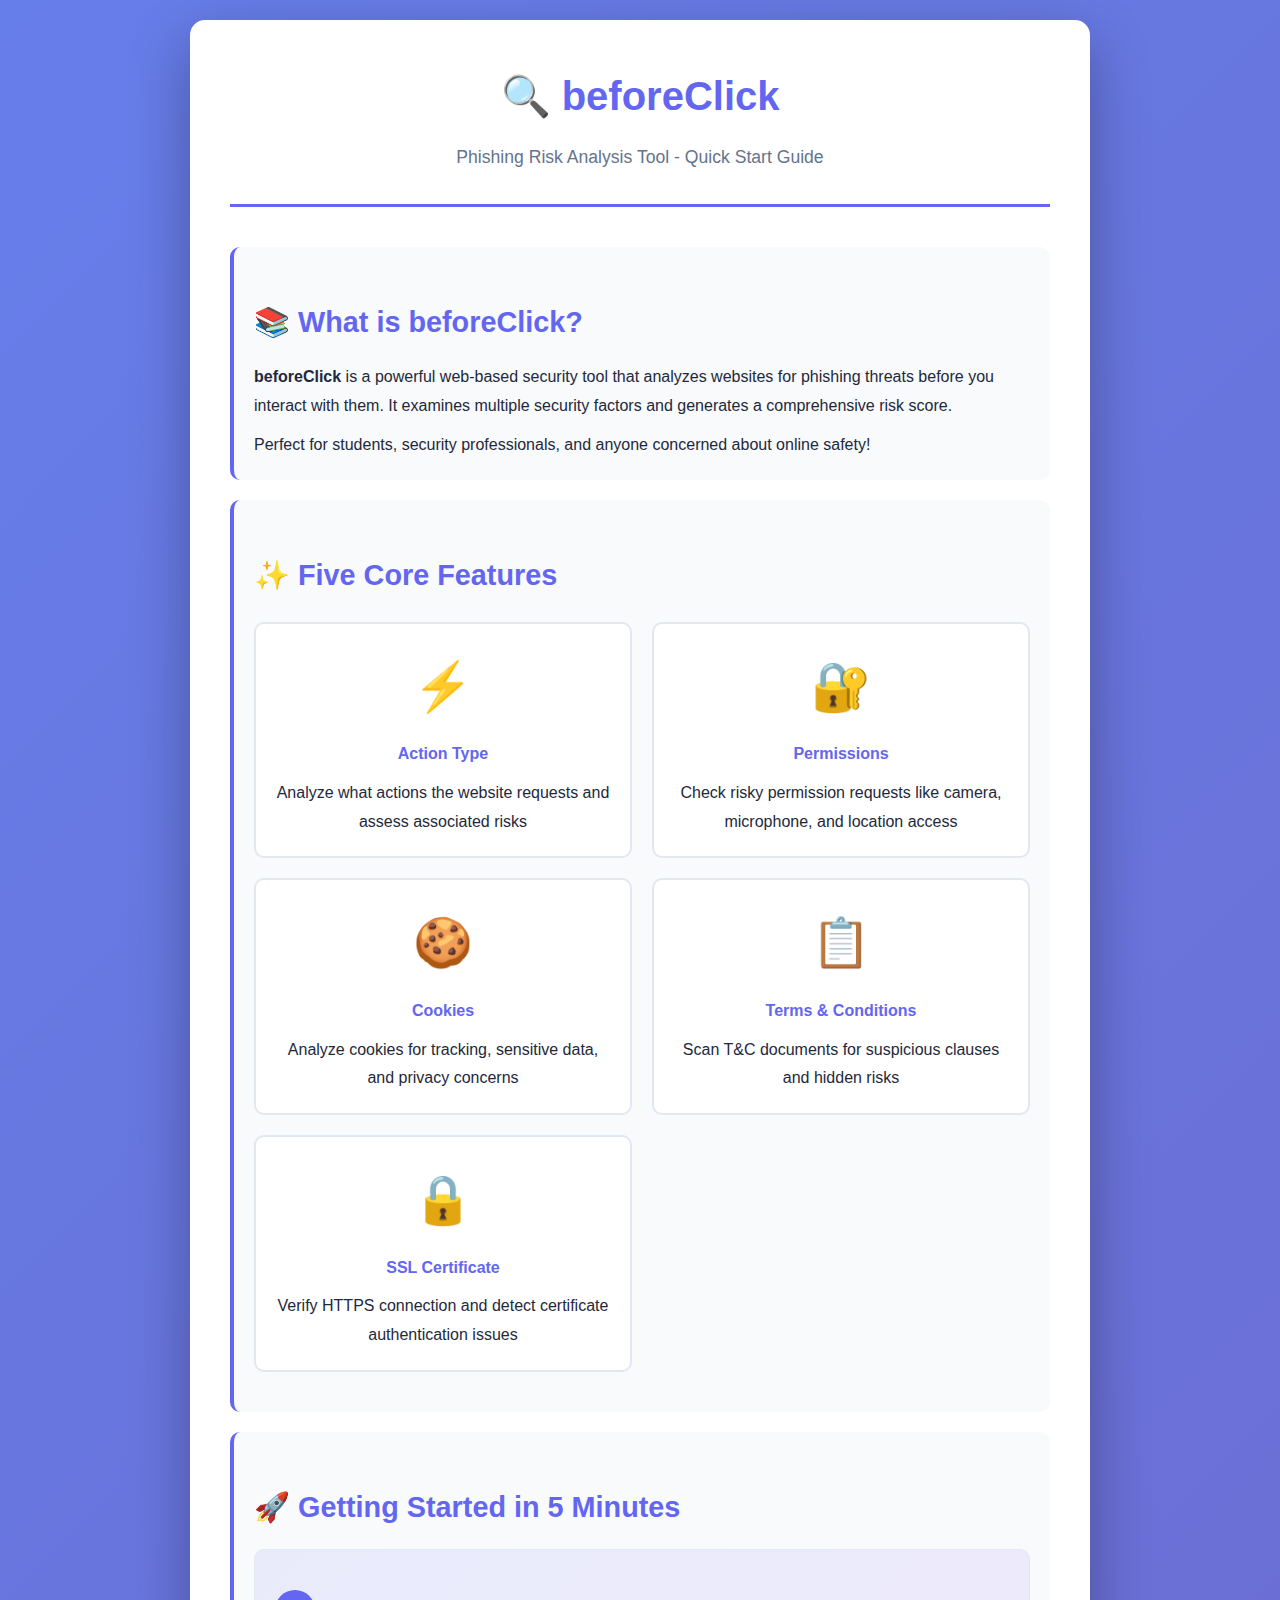
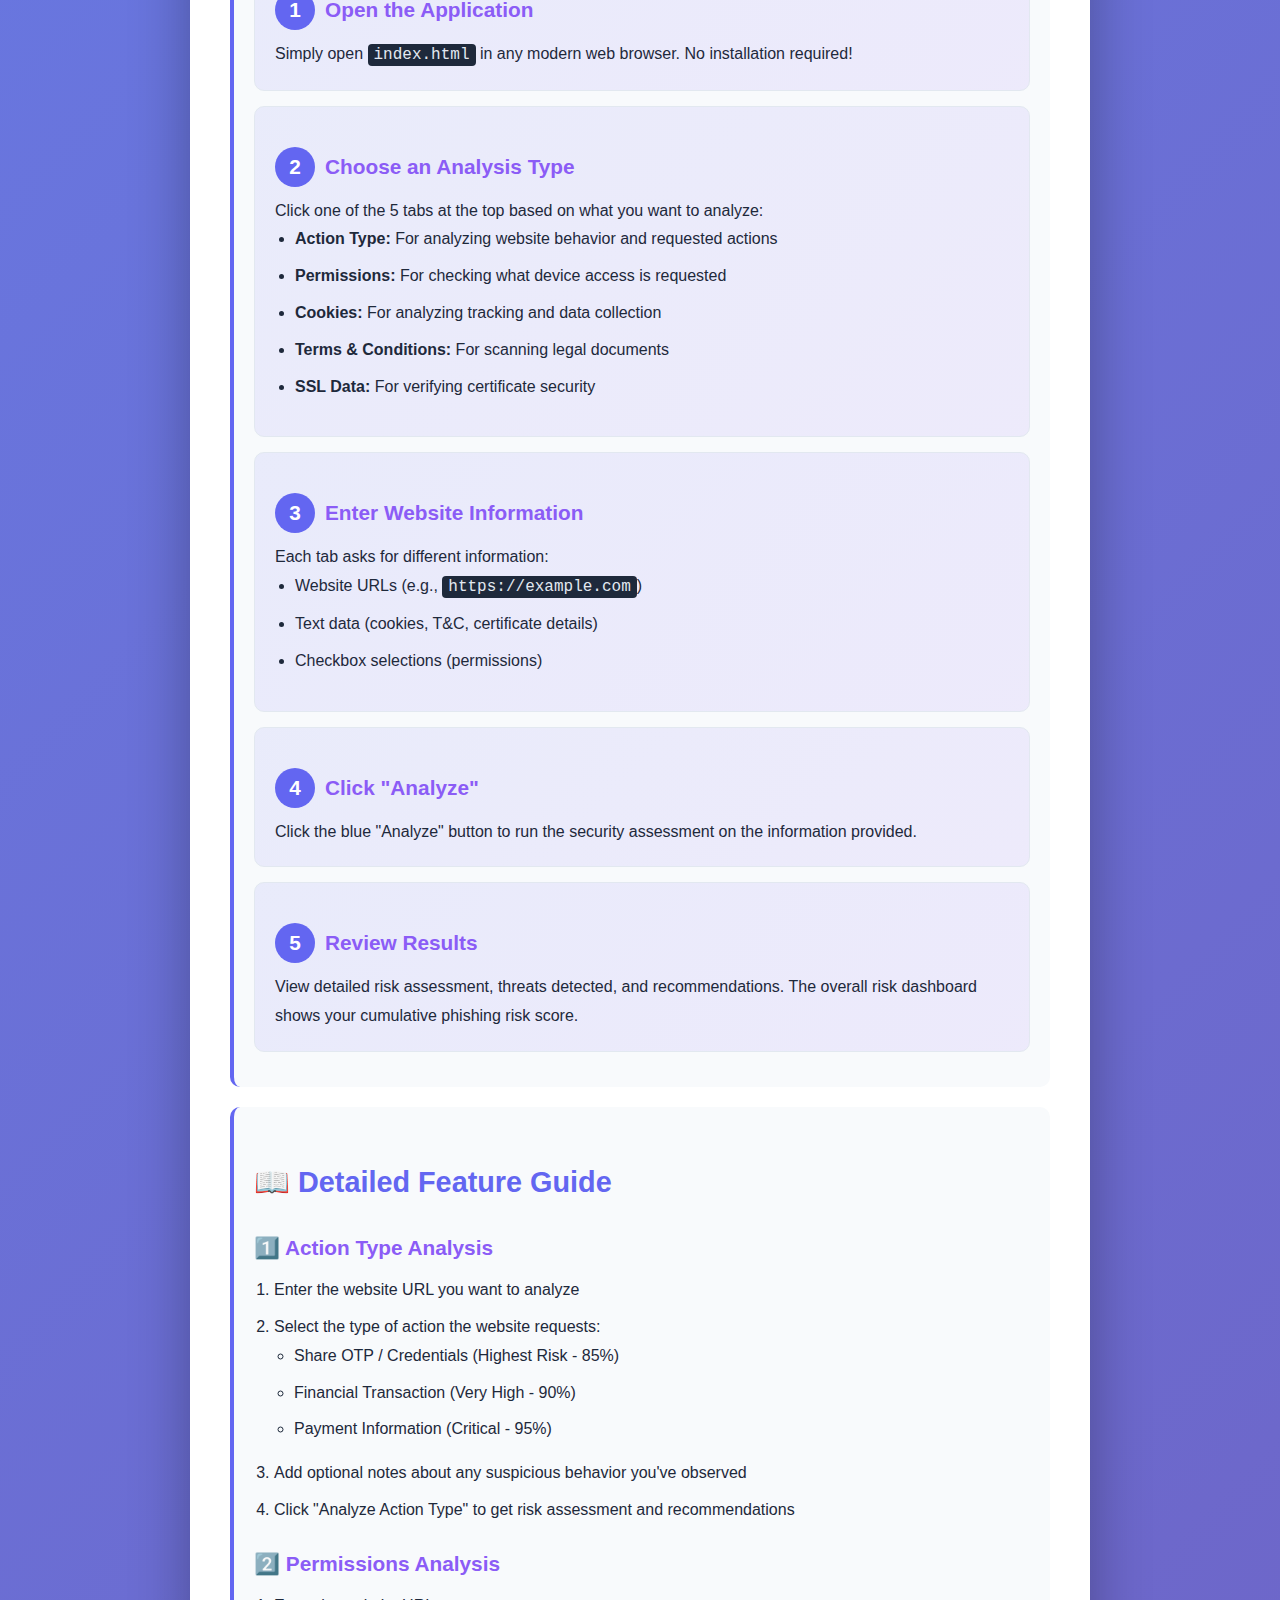
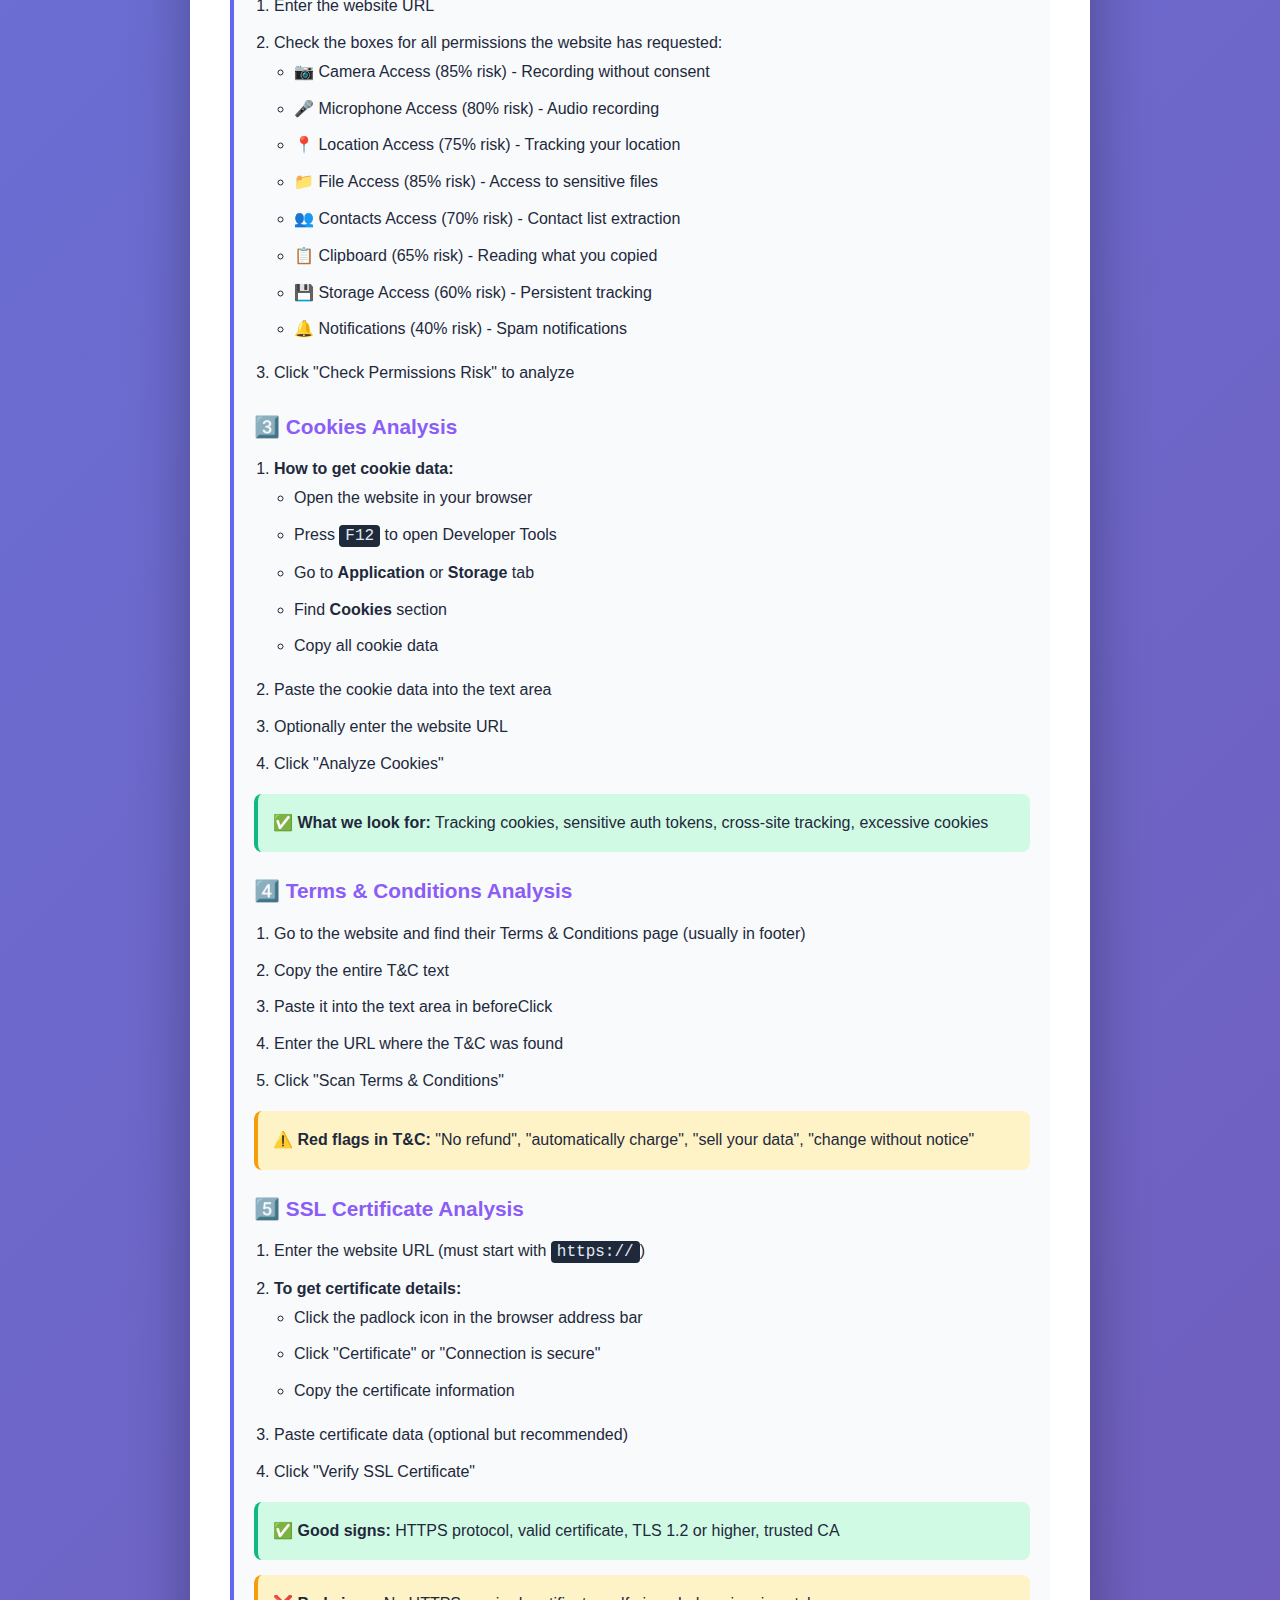
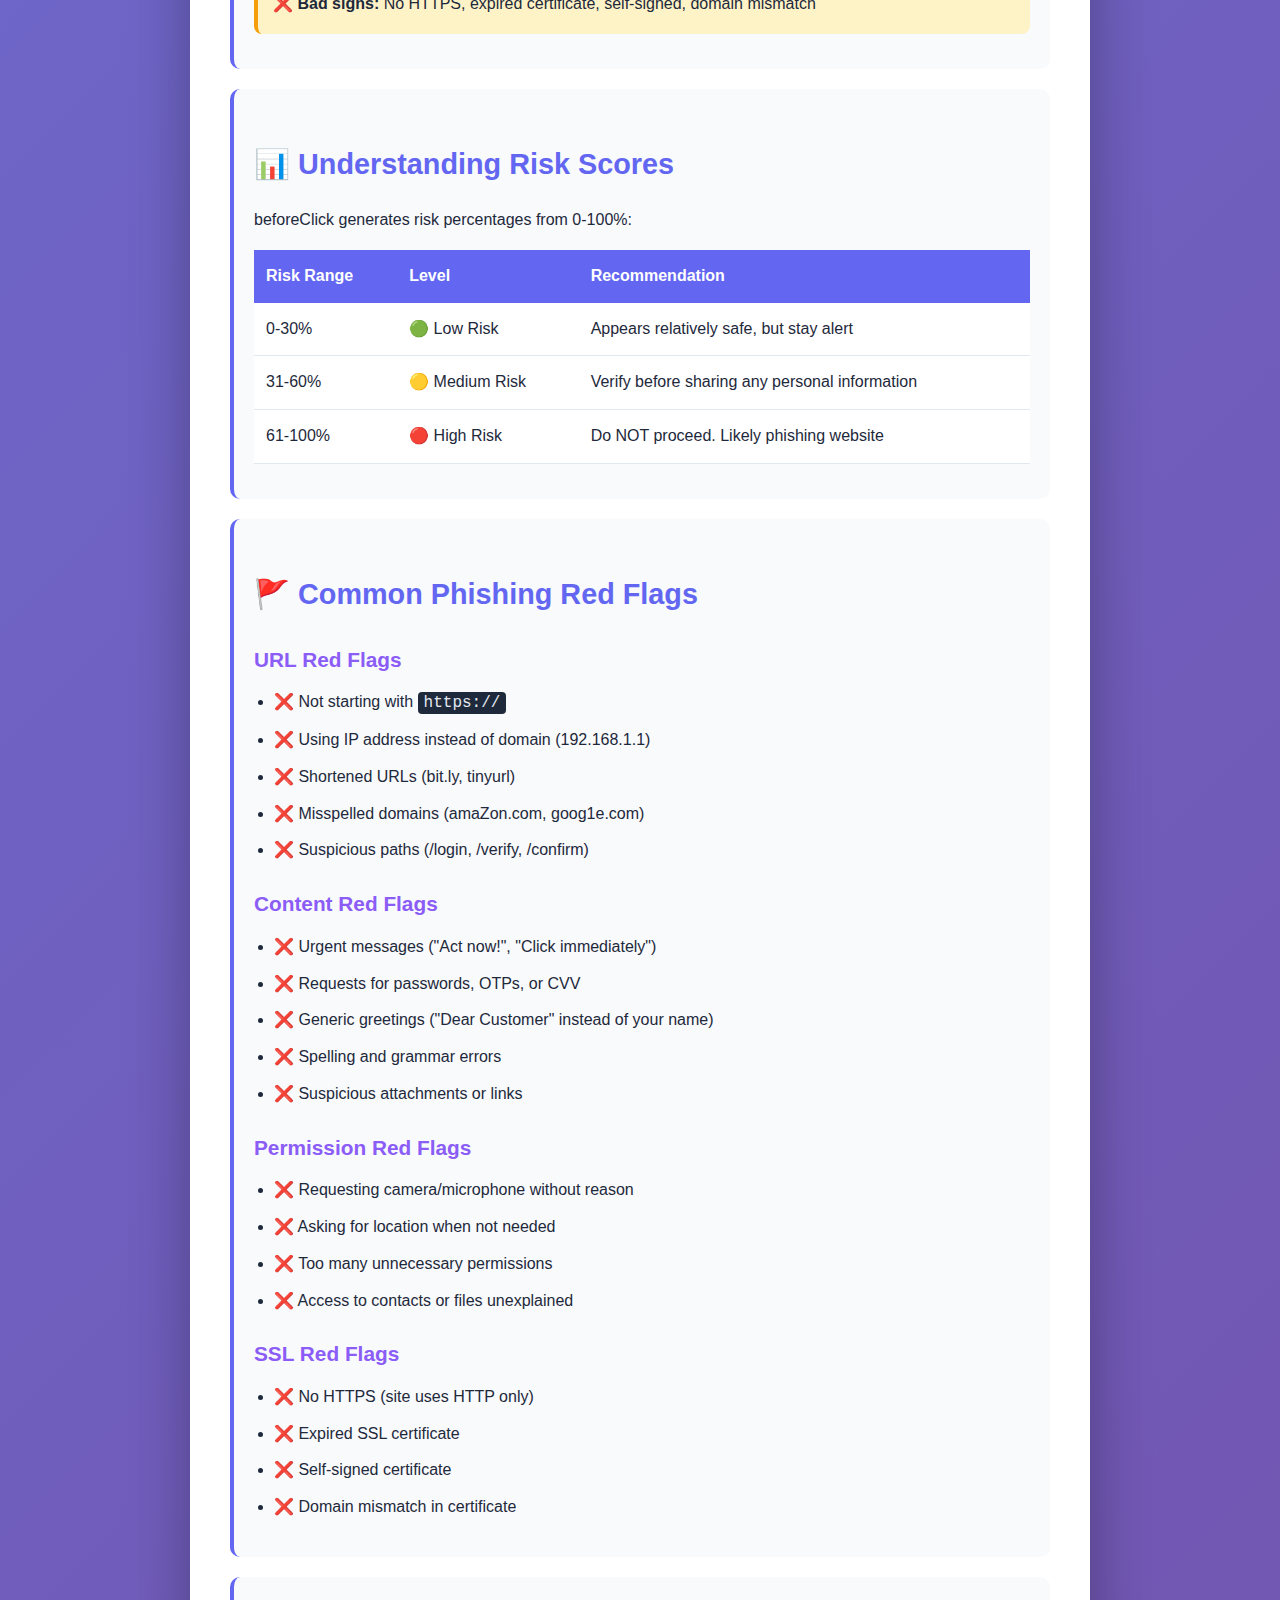
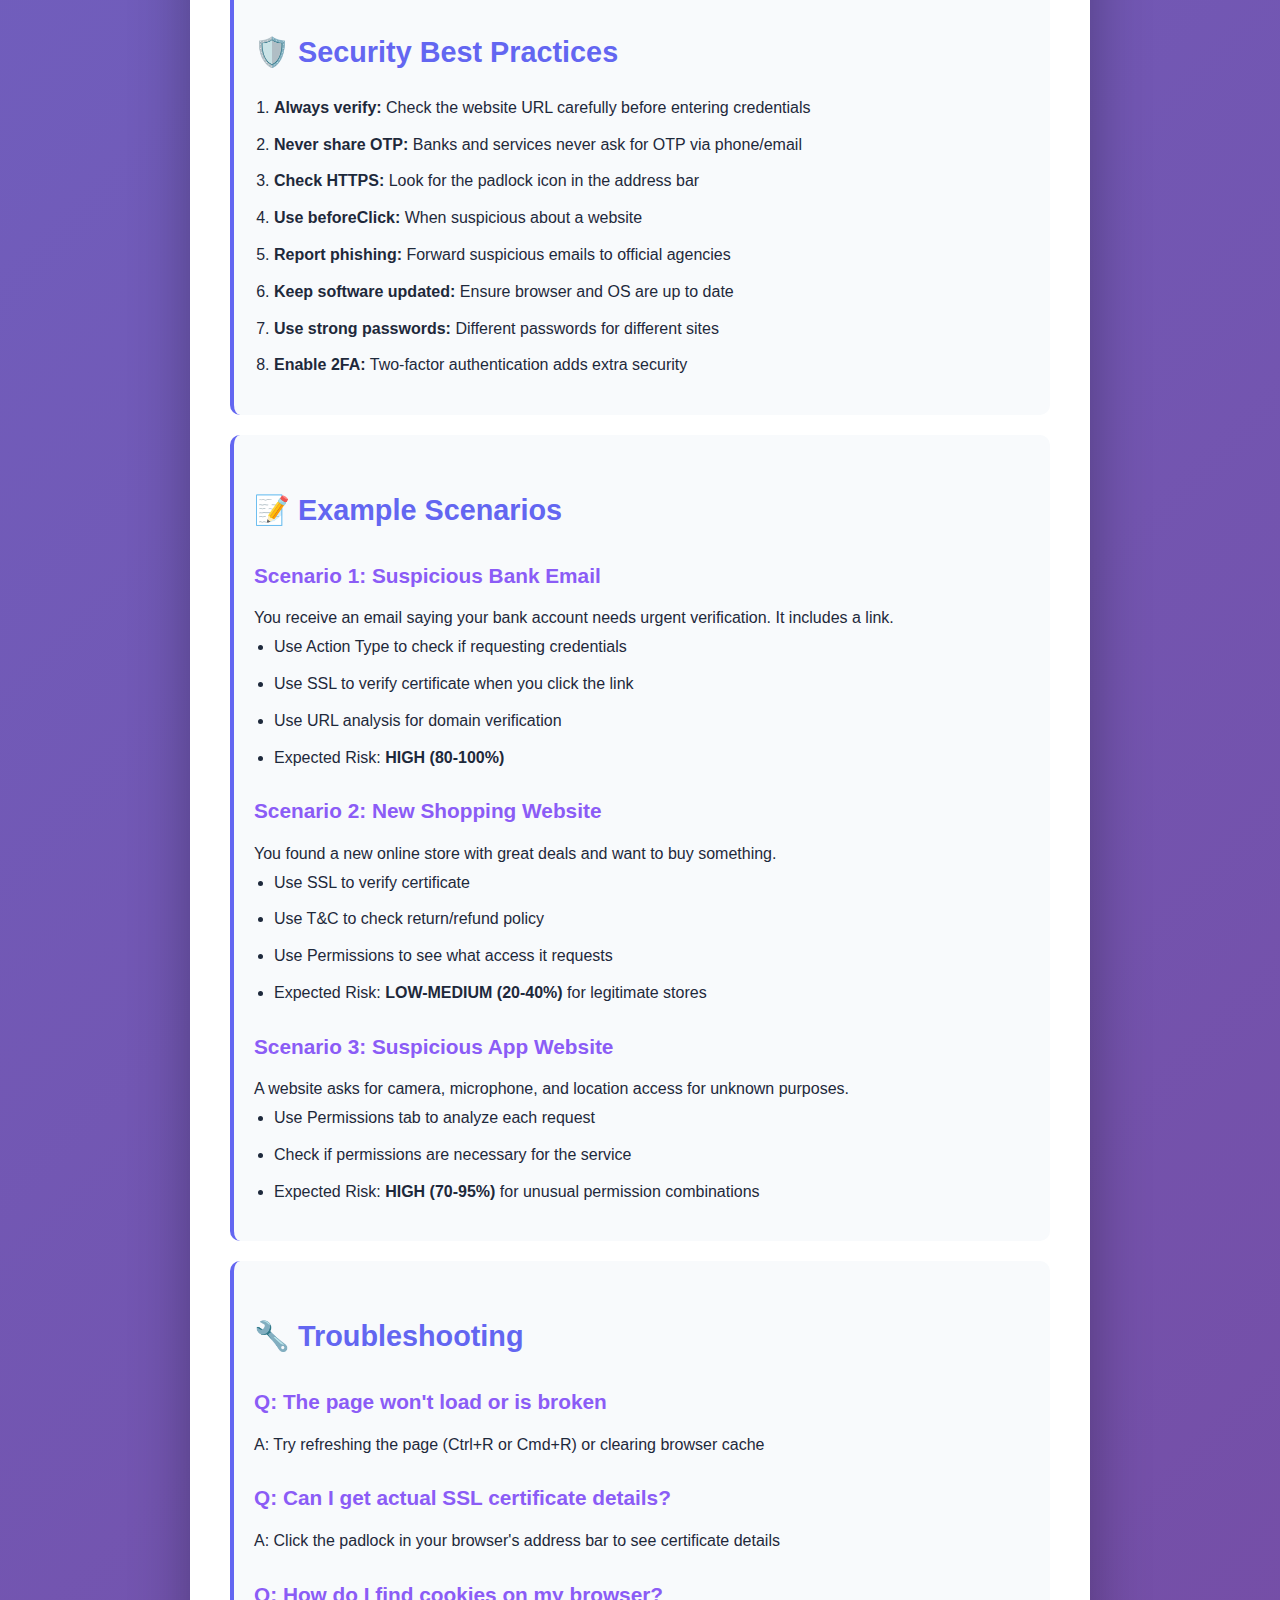
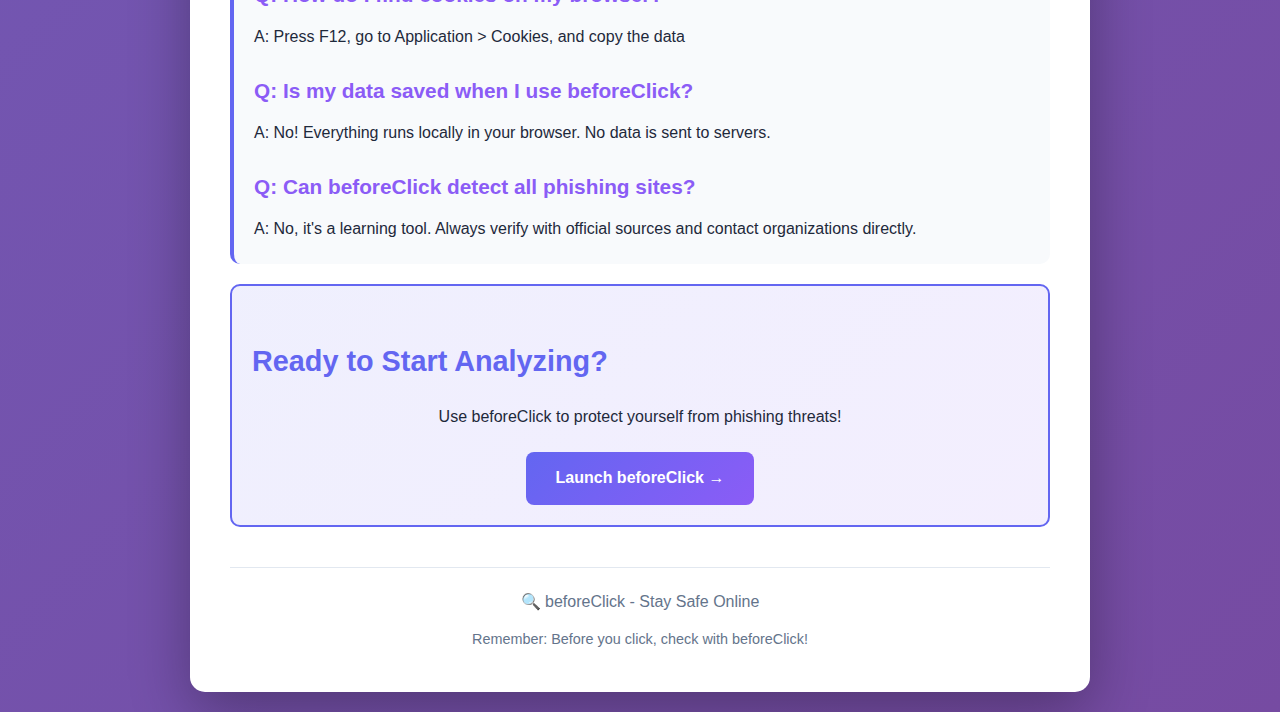
<file: QUICK_START.html>
<!DOCTYPE html>
<html lang="en">
<head>
    <meta charset="UTF-8">
    <meta name="viewport" content="width=device-width, initial-scale=1.0">
    <title>beforeClick - Quick Start Guide</title>
    <style>
        * {
            margin: 0;
            padding: 0;
            box-sizing: border-box;
        }

        body {
            font-family: 'Segoe UI', Tahoma, Geneva, Verdana, sans-serif;
            line-height: 1.8;
            color: #1e293b;
            background: linear-gradient(135deg, #667eea 0%, #764ba2 100%);
            min-height: 100vh;
            padding: 20px;
        }

        .container {
            max-width: 900px;
            margin: 0 auto;
            background: white;
            border-radius: 15px;
            padding: 40px;
            box-shadow: 0 20px 60px rgba(0, 0, 0, 0.3);
        }

        header {
            text-align: center;
            margin-bottom: 40px;
            padding-bottom: 30px;
            border-bottom: 3px solid #6366f1;
        }

        h1 {
            font-size: 2.5em;
            color: #6366f1;
            margin-bottom: 10px;
        }

        .subtitle {
            color: #64748b;
            font-size: 1.1em;
        }

        h2 {
            color: #6366f1;
            font-size: 1.8em;
            margin-top: 30px;
            margin-bottom: 15px;
            display: flex;
            align-items: center;
            gap: 10px;
        }

        h3 {
            color: #8b5cf6;
            font-size: 1.3em;
            margin-top: 20px;
            margin-bottom: 10px;
        }

        .section {
            background: #f8fafc;
            padding: 20px;
            border-radius: 10px;
            margin-bottom: 20px;
            border-left: 4px solid #6366f1;
        }

        .step-box {
            background: linear-gradient(135deg, rgba(99, 102, 241, 0.1), rgba(139, 92, 246, 0.1));
            padding: 20px;
            border-radius: 10px;
            margin-bottom: 15px;
            border: 1px solid #e2e8f0;
        }

        .step-number {
            display: inline-block;
            background: #6366f1;
            color: white;
            width: 40px;
            height: 40px;
            border-radius: 50%;
            text-align: center;
            line-height: 40px;
            font-weight: bold;
            margin-right: 10px;
        }

        ul, ol {
            margin-left: 20px;
            margin-bottom: 15px;
        }

        li {
            margin-bottom: 8px;
        }

        .feature-grid {
            display: grid;
            grid-template-columns: repeat(auto-fit, minmax(250px, 1fr));
            gap: 20px;
            margin: 20px 0;
        }

        .feature-card {
            background: white;
            padding: 20px;
            border-radius: 10px;
            border: 2px solid #e2e8f0;
            text-align: center;
        }

        .feature-icon {
            font-size: 3em;
            margin-bottom: 10px;
        }

        .feature-card h4 {
            color: #6366f1;
            margin-bottom: 10px;
        }

        .warning {
            background: #fef3c7;
            border-left: 4px solid #f59e0b;
            padding: 15px;
            border-radius: 8px;
            margin: 15px 0;
        }

        .success {
            background: #d1fae5;
            border-left: 4px solid #10b981;
            padding: 15px;
            border-radius: 8px;
            margin: 15px 0;
        }

        code {
            background: #1e293b;
            color: #e2e8f0;
            padding: 2px 6px;
            border-radius: 4px;
            font-family: 'Courier New', monospace;
        }

        .btn {
            display: inline-block;
            background: linear-gradient(135deg, #6366f1, #8b5cf6);
            color: white;
            padding: 12px 30px;
            border-radius: 8px;
            text-decoration: none;
            font-weight: 600;
            margin-top: 20px;
            text-align: center;
            transition: transform 0.3s ease;
        }

        .btn:hover {
            transform: translateY(-2px);
        }

        footer {
            text-align: center;
            margin-top: 40px;
            padding-top: 20px;
            border-top: 1px solid #e2e8f0;
            color: #64748b;
        }

        .table-wrapper {
            overflow-x: auto;
            margin: 15px 0;
        }

        table {
            width: 100%;
            border-collapse: collapse;
            background: white;
        }

        th {
            background: #6366f1;
            color: white;
            padding: 12px;
            text-align: left;
        }

        td {
            padding: 12px;
            border-bottom: 1px solid #e2e8f0;
        }

        tr:hover {
            background: #f8fafc;
        }

        @media (max-width: 768px) {
            .container {
                padding: 20px;
            }

            h1 {
                font-size: 1.8em;
            }

            h2 {
                font-size: 1.3em;
            }

            .feature-grid {
                grid-template-columns: 1fr;
            }
        }
    </style>
</head>
<body>
    <div class="container">
        <header>
            <h1>🔍 beforeClick</h1>
            <p class="subtitle">Phishing Risk Analysis Tool - Quick Start Guide</p>
        </header>

        <!-- Introduction -->
        <section class="section">
            <h2>📚 What is beforeClick?</h2>
            <p>
                <strong>beforeClick</strong> is a powerful web-based security tool that analyzes websites for phishing threats
                before you interact with them. It examines multiple security factors and generates a comprehensive risk score.
            </p>
            <p style="margin-top: 10px;">
                Perfect for students, security professionals, and anyone concerned about online safety!
            </p>
        </section>

        <!-- Features Overview -->
        <section class="section">
            <h2>✨ Five Core Features</h2>
            <div class="feature-grid">
                <div class="feature-card">
                    <div class="feature-icon">⚡</div>
                    <h4>Action Type</h4>
                    <p>Analyze what actions the website requests and assess associated risks</p>
                </div>
                <div class="feature-card">
                    <div class="feature-icon">🔐</div>
                    <h4>Permissions</h4>
                    <p>Check risky permission requests like camera, microphone, and location access</p>
                </div>
                <div class="feature-card">
                    <div class="feature-icon">🍪</div>
                    <h4>Cookies</h4>
                    <p>Analyze cookies for tracking, sensitive data, and privacy concerns</p>
                </div>
                <div class="feature-card">
                    <div class="feature-icon">📋</div>
                    <h4>Terms & Conditions</h4>
                    <p>Scan T&C documents for suspicious clauses and hidden risks</p>
                </div>
                <div class="feature-card">
                    <div class="feature-icon">🔒</div>
                    <h4>SSL Certificate</h4>
                    <p>Verify HTTPS connection and detect certificate authentication issues</p>
                </div>
            </div>
        </section>

        <!-- Getting Started -->
        <section class="section">
            <h2>🚀 Getting Started in 5 Minutes</h2>

            <div class="step-box">
                <h3><span class="step-number">1</span>Open the Application</h3>
                <p>
                    Simply open <code>index.html</code> in any modern web browser. No installation required!
                </p>
            </div>

            <div class="step-box">
                <h3><span class="step-number">2</span>Choose an Analysis Type</h3>
                <p>
                    Click one of the 5 tabs at the top based on what you want to analyze:
                </p>
                <ul>
                    <li><strong>Action Type:</strong> For analyzing website behavior and requested actions</li>
                    <li><strong>Permissions:</strong> For checking what device access is requested</li>
                    <li><strong>Cookies:</strong> For analyzing tracking and data collection</li>
                    <li><strong>Terms & Conditions:</strong> For scanning legal documents</li>
                    <li><strong>SSL Data:</strong> For verifying certificate security</li>
                </ul>
            </div>

            <div class="step-box">
                <h3><span class="step-number">3</span>Enter Website Information</h3>
                <p>
                    Each tab asks for different information:
                </p>
                <ul>
                    <li>Website URLs (e.g., <code>https://example.com</code>)</li>
                    <li>Text data (cookies, T&C, certificate details)</li>
                    <li>Checkbox selections (permissions)</li>
                </ul>
            </div>

            <div class="step-box">
                <h3><span class="step-number">4</span>Click "Analyze"</h3>
                <p>
                    Click the blue "Analyze" button to run the security assessment on the information provided.
                </p>
            </div>

            <div class="step-box">
                <h3><span class="step-number">5</span>Review Results</h3>
                <p>
                    View detailed risk assessment, threats detected, and recommendations. The overall risk dashboard
                    shows your cumulative phishing risk score.
                </p>
            </div>
        </section>

        <!-- How to Use Each Feature -->
        <section class="section">
            <h2>📖 Detailed Feature Guide</h2>

            <h3>1️⃣ Action Type Analysis</h3>
            <ol>
                <li>Enter the website URL you want to analyze</li>
                <li>Select the type of action the website requests:
                    <ul>
                        <li>Share OTP / Credentials (Highest Risk - 85%)</li>
                        <li>Financial Transaction (Very High - 90%)</li>
                        <li>Payment Information (Critical - 95%)</li>
                    </ul>
                </li>
                <li>Add optional notes about any suspicious behavior you've observed</li>
                <li>Click "Analyze Action Type" to get risk assessment and recommendations</li>
            </ol>

            <h3>2️⃣ Permissions Analysis</h3>
            <ol>
                <li>Enter the website URL</li>
                <li>Check the boxes for all permissions the website has requested:
                    <ul>
                        <li>📷 Camera Access (85% risk) - Recording without consent</li>
                        <li>🎤 Microphone Access (80% risk) - Audio recording</li>
                        <li>📍 Location Access (75% risk) - Tracking your location</li>
                        <li>📁 File Access (85% risk) - Access to sensitive files</li>
                        <li>👥 Contacts Access (70% risk) - Contact list extraction</li>
                        <li>📋 Clipboard (65% risk) - Reading what you copied</li>
                        <li>💾 Storage Access (60% risk) - Persistent tracking</li>
                        <li>🔔 Notifications (40% risk) - Spam notifications</li>
                    </ul>
                </li>
                <li>Click "Check Permissions Risk" to analyze</li>
            </ol>

            <h3>3️⃣ Cookies Analysis</h3>
            <ol>
                <li><strong>How to get cookie data:</strong>
                    <ul>
                        <li>Open the website in your browser</li>
                        <li>Press <code>F12</code> to open Developer Tools</li>
                        <li>Go to <strong>Application</strong> or <strong>Storage</strong> tab</li>
                        <li>Find <strong>Cookies</strong> section</li>
                        <li>Copy all cookie data</li>
                    </ul>
                </li>
                <li>Paste the cookie data into the text area</li>
                <li>Optionally enter the website URL</li>
                <li>Click "Analyze Cookies"</li>
            </ol>
            <div class="success">
                <strong>✅ What we look for:</strong> Tracking cookies, sensitive auth tokens, cross-site tracking, excessive cookies
            </div>

            <h3>4️⃣ Terms & Conditions Analysis</h3>
            <ol>
                <li>Go to the website and find their Terms & Conditions page (usually in footer)</li>
                <li>Copy the entire T&C text</li>
                <li>Paste it into the text area in beforeClick</li>
                <li>Enter the URL where the T&C was found</li>
                <li>Click "Scan Terms & Conditions"</li>
            </ol>
            <div class="warning">
                <strong>⚠️ Red flags in T&C:</strong> "No refund", "automatically charge", "sell your data", "change without notice"
            </div>

            <h3>5️⃣ SSL Certificate Analysis</h3>
            <ol>
                <li>Enter the website URL (must start with <code>https://</code>)</li>
                <li><strong>To get certificate details:</strong>
                    <ul>
                        <li>Click the padlock icon in the browser address bar</li>
                        <li>Click "Certificate" or "Connection is secure"</li>
                        <li>Copy the certificate information</li>
                    </ul>
                </li>
                <li>Paste certificate data (optional but recommended)</li>
                <li>Click "Verify SSL Certificate"</li>
            </ol>
            <div class="success">
                <strong>✅ Good signs:</strong> HTTPS protocol, valid certificate, TLS 1.2 or higher, trusted CA
            </div>
            <div class="warning">
                <strong>❌ Bad signs:</strong> No HTTPS, expired certificate, self-signed, domain mismatch
            </div>
        </section>

        <!-- Risk Score Interpretation -->
        <section class="section">
            <h2>📊 Understanding Risk Scores</h2>
            <p>beforeClick generates risk percentages from 0-100%:</p>

            <div class="table-wrapper">
                <table>
                    <thead>
                        <tr>
                            <th>Risk Range</th>
                            <th>Level</th>
                            <th>Recommendation</th>
                        </tr>
                    </thead>
                    <tbody>
                        <tr>
                            <td>0-30%</td>
                            <td>🟢 Low Risk</td>
                            <td>Appears relatively safe, but stay alert</td>
                        </tr>
                        <tr>
                            <td>31-60%</td>
                            <td>🟡 Medium Risk</td>
                            <td>Verify before sharing any personal information</td>
                        </tr>
                        <tr>
                            <td>61-100%</td>
                            <td>🔴 High Risk</td>
                            <td>Do NOT proceed. Likely phishing website</td>
                        </tr>
                    </tbody>
                </table>
            </div>
        </section>

        <!-- Phishing Red Flags -->
        <section class="section">
            <h2>🚩 Common Phishing Red Flags</h2>

            <h3>URL Red Flags</h3>
            <ul>
                <li>❌ Not starting with <code>https://</code></li>
                <li>❌ Using IP address instead of domain (192.168.1.1)</li>
                <li>❌ Shortened URLs (bit.ly, tinyurl)</li>
                <li>❌ Misspelled domains (amaZon.com, goog1e.com)</li>
                <li>❌ Suspicious paths (/login, /verify, /confirm)</li>
            </ul>

            <h3>Content Red Flags</h3>
            <ul>
                <li>❌ Urgent messages ("Act now!", "Click immediately")</li>
                <li>❌ Requests for passwords, OTPs, or CVV</li>
                <li>❌ Generic greetings ("Dear Customer" instead of your name)</li>
                <li>❌ Spelling and grammar errors</li>
                <li>❌ Suspicious attachments or links</li>
            </ul>

            <h3>Permission Red Flags</h3>
            <ul>
                <li>❌ Requesting camera/microphone without reason</li>
                <li>❌ Asking for location when not needed</li>
                <li>❌ Too many unnecessary permissions</li>
                <li>❌ Access to contacts or files unexplained</li>
            </ul>

            <h3>SSL Red Flags</h3>
            <ul>
                <li>❌ No HTTPS (site uses HTTP only)</li>
                <li>❌ Expired SSL certificate</li>
                <li>❌ Self-signed certificate</li>
                <li>❌ Domain mismatch in certificate</li>
            </ul>
        </section>

        <!-- Best Practices -->
        <section class="section">
            <h2>🛡️ Security Best Practices</h2>
            <ol>
                <li><strong>Always verify:</strong> Check the website URL carefully before entering credentials</li>
                <li><strong>Never share OTP:</strong> Banks and services never ask for OTP via phone/email</li>
                <li><strong>Check HTTPS:</strong> Look for the padlock icon in the address bar</li>
                <li><strong>Use beforeClick:</strong> When suspicious about a website</li>
                <li><strong>Report phishing:</strong> Forward suspicious emails to official agencies</li>
                <li><strong>Keep software updated:</strong> Ensure browser and OS are up to date</li>
                <li><strong>Use strong passwords:</strong> Different passwords for different sites</li>
                <li><strong>Enable 2FA:</strong> Two-factor authentication adds extra security</li>
            </ol>
        </section>

        <!-- Example Scenarios -->
        <section class="section">
            <h2>📝 Example Scenarios</h2>

            <h3>Scenario 1: Suspicious Bank Email</h3>
            <p>
                You receive an email saying your bank account needs urgent verification. It includes a link.
            </p>
            <ul>
                <li>Use Action Type to check if requesting credentials</li>
                <li>Use SSL to verify certificate when you click the link</li>
                <li>Use URL analysis for domain verification</li>
                <li>Expected Risk: <strong>HIGH (80-100%)</strong></li>
            </ul>

            <h3>Scenario 2: New Shopping Website</h3>
            <p>
                You found a new online store with great deals and want to buy something.
            </p>
            <ul>
                <li>Use SSL to verify certificate</li>
                <li>Use T&C to check return/refund policy</li>
                <li>Use Permissions to see what access it requests</li>
                <li>Expected Risk: <strong>LOW-MEDIUM (20-40%)</strong> for legitimate stores</li>
            </ul>

            <h3>Scenario 3: Suspicious App Website</h3>
            <p>
                A website asks for camera, microphone, and location access for unknown purposes.
            </p>
            <ul>
                <li>Use Permissions tab to analyze each request</li>
                <li>Check if permissions are necessary for the service</li>
                <li>Expected Risk: <strong>HIGH (70-95%)</strong> for unusual permission combinations</li>
            </ul>
        </section>

        <!-- Troubleshooting -->
        <section class="section">
            <h2>🔧 Troubleshooting</h2>

            <h3>Q: The page won't load or is broken</h3>
            <p>A: Try refreshing the page (Ctrl+R or Cmd+R) or clearing browser cache</p>

            <h3>Q: Can I get actual SSL certificate details?</h3>
            <p>A: Click the padlock in your browser's address bar to see certificate details</p>

            <h3>Q: How do I find cookies on my browser?</h3>
            <p>A: Press F12, go to Application > Cookies, and copy the data</p>

            <h3>Q: Is my data saved when I use beforeClick?</h3>
            <p>A: No! Everything runs locally in your browser. No data is sent to servers.</p>

            <h3>Q: Can beforeClick detect all phishing sites?</h3>
            <p>A: No, it's a learning tool. Always verify with official sources and contact organizations directly.</p>
        </section>

        <!-- Call to Action -->
        <section class="section" style="text-align: center; background: linear-gradient(135deg, rgba(99, 102, 241, 0.1), rgba(139, 92, 246, 0.1)); border: 2px solid #6366f1;">
            <h2>Ready to Start Analyzing?</h2>
            <p>Use beforeClick to protect yourself from phishing threats!</p>
            <a href="index.html" class="btn">Launch beforeClick →</a>
        </section>

        <footer>
            <p>🔍 beforeClick - Stay Safe Online</p>
            <p style="margin-top: 10px; font-size: 0.9em;">
                Remember: Before you click, check with beforeClick!
            </p>
        </footer>
    </div>
</body>
</html>
</file>
